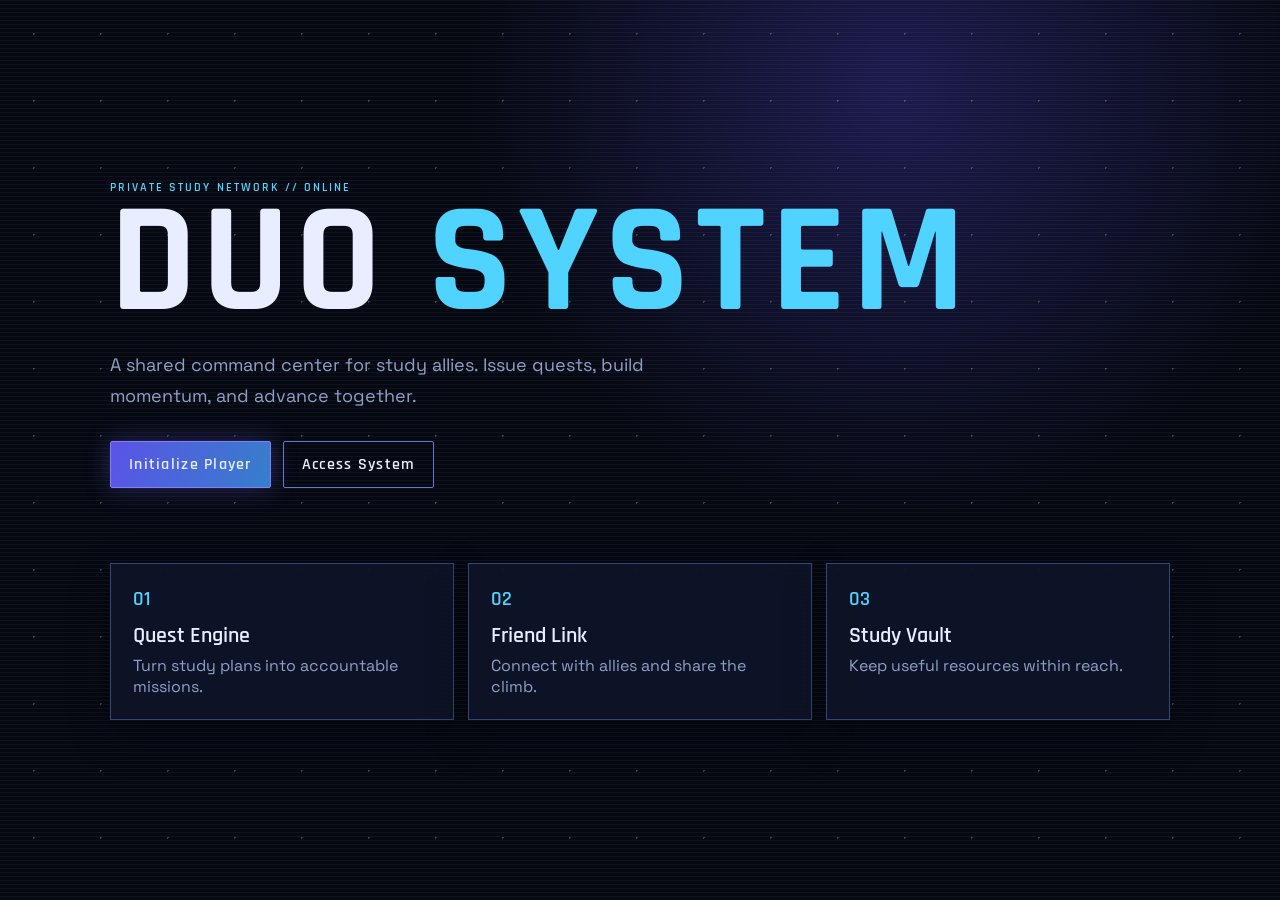
<file: index.html>
<!doctype html><html lang="en"><head><meta charset="utf-8"><meta name="viewport" content="width=device-width,initial-scale=1"><title>DUO SYSTEM</title><link rel="stylesheet" href="css/system.css"></head><body class="landing"><div class="stars"></div><main class="hero"><p class="eyebrow">PRIVATE STUDY NETWORK // ONLINE</p><h1>DUO <em>SYSTEM</em></h1><p class="lede">A shared command center for study allies. Issue quests, build momentum, and advance together.</p><div class="actions"><a class="button primary" href="signup.html">Initialize Player</a><a class="button" href="login.html">Access System</a></div><div class="feature-grid"><article><span>01</span><h2>Quest Engine</h2><p>Turn study plans into accountable missions.</p></article><article><span>02</span><h2>Friend Link</h2><p>Connect with allies and share the climb.</p></article><article><span>03</span><h2>Study Vault</h2><p>Keep useful resources within reach.</p></article></div></main><script type="module" src="js/landing.js"></script></body></html>
</file>
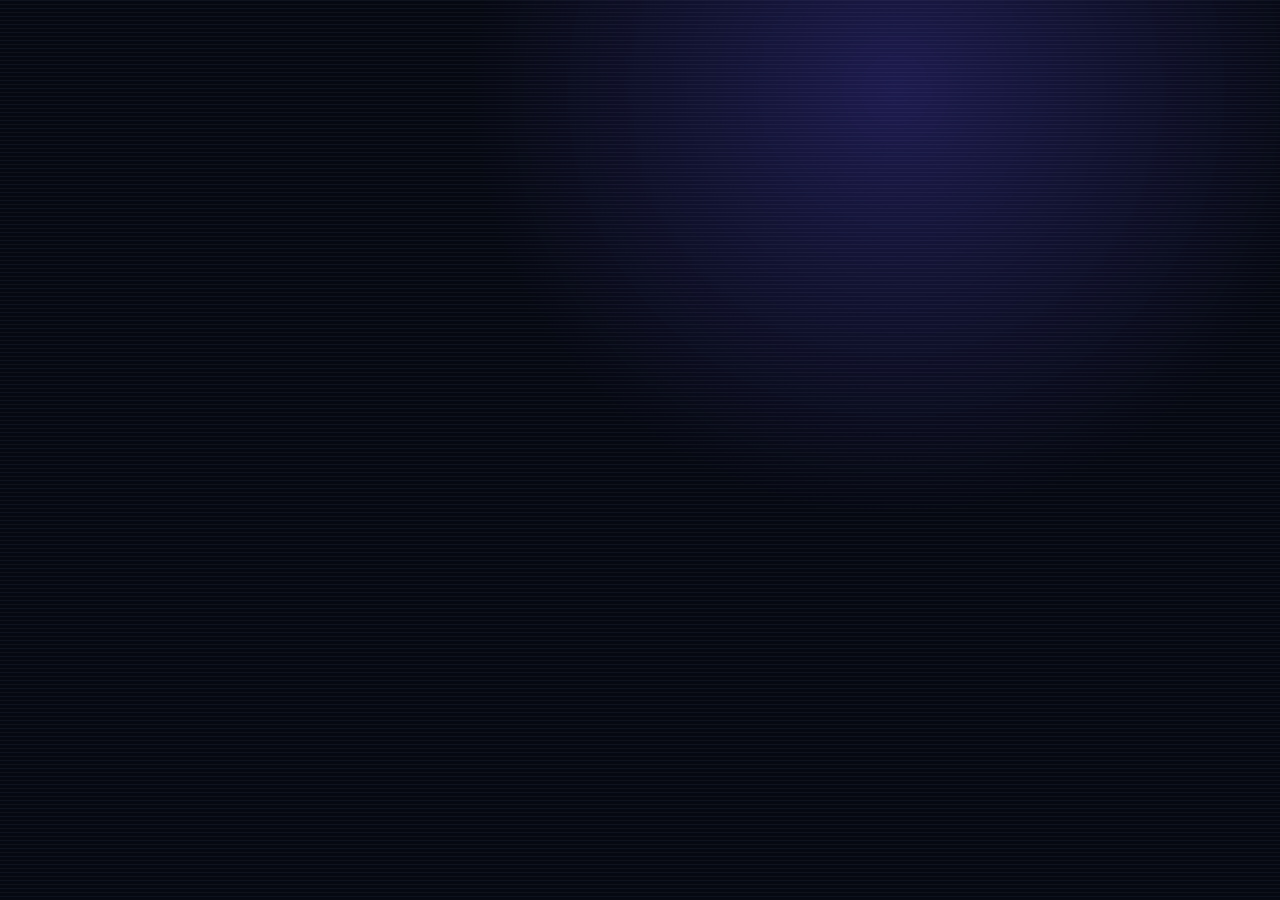
<file: achievements.html>
<!doctype html><html lang="en"><head><meta charset="utf-8"><meta name="viewport" content="width=device-width,initial-scale=1"><title>Achievements</title><link rel="stylesheet" href="css/system.css"></head><body><div id="app"></div><script type="module" src="js/achievements.js"></script></body></html>
</file>
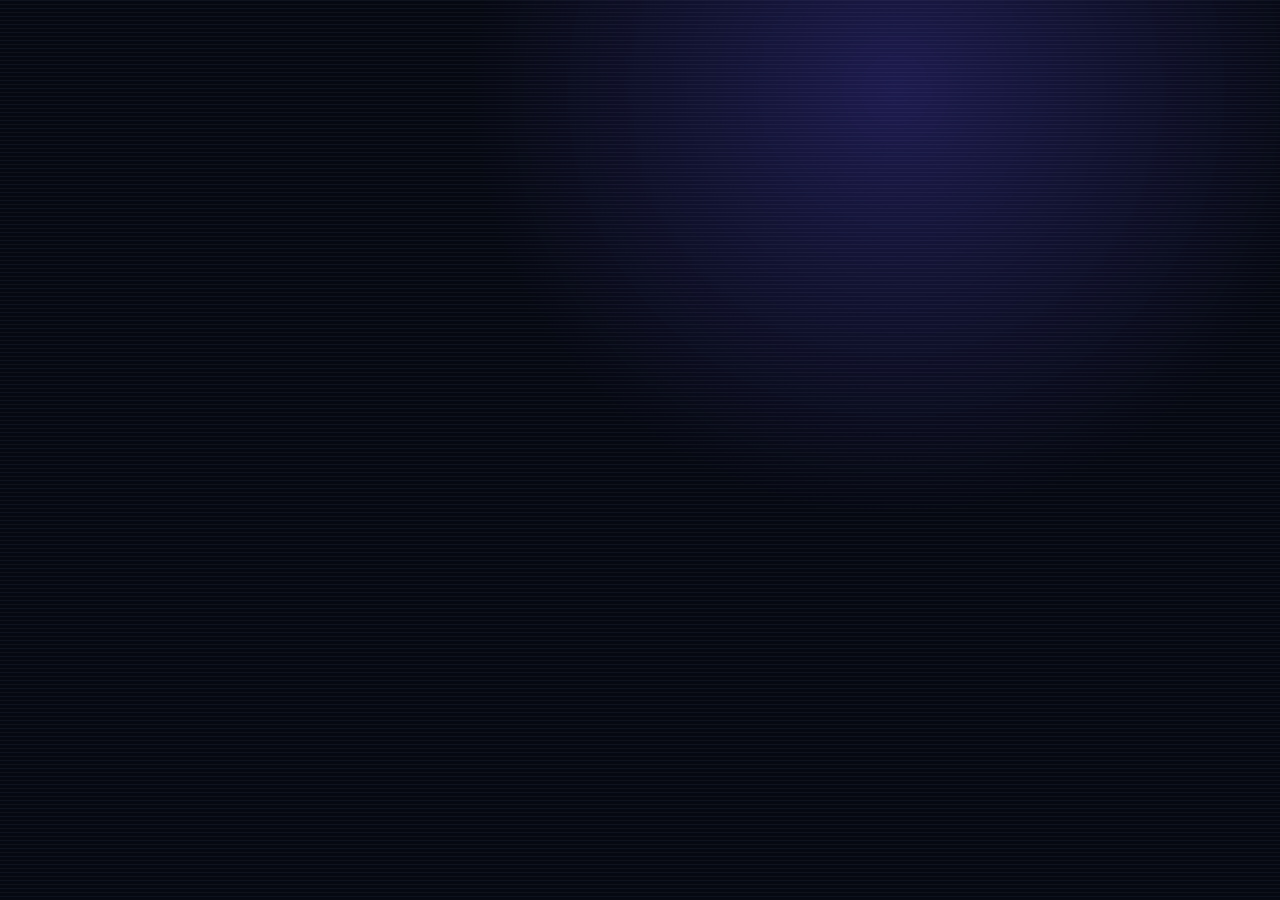
<file: admin.html>
<!doctype html><html lang="en"><head><meta charset="utf-8"><meta name="viewport" content="width=device-width,initial-scale=1"><title>System Administration</title><link rel="stylesheet" href="css/system.css"></head><body><div id="app"></div><script type="module" src="js/admin.js"></script></body></html>
</file>
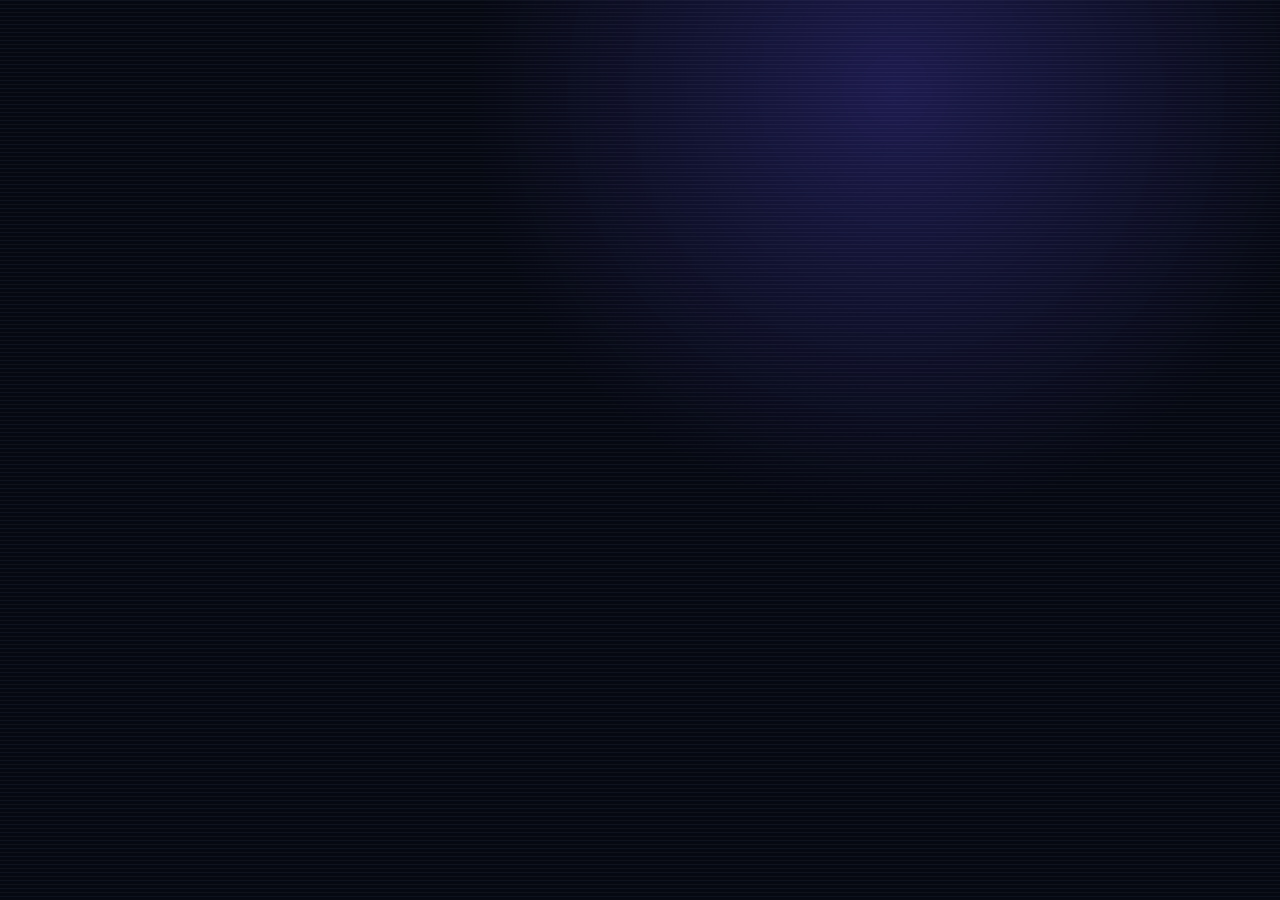
<file: dashboard.html>
<!doctype html><html lang="en"><head><meta charset="utf-8"><meta name="viewport" content="width=device-width,initial-scale=1"><title>DUO SYSTEM</title><link rel="stylesheet" href="css/system.css"></head><body><div id="app"></div><script type="module" src="js/dashboard.js"></script></body></html>
</file>
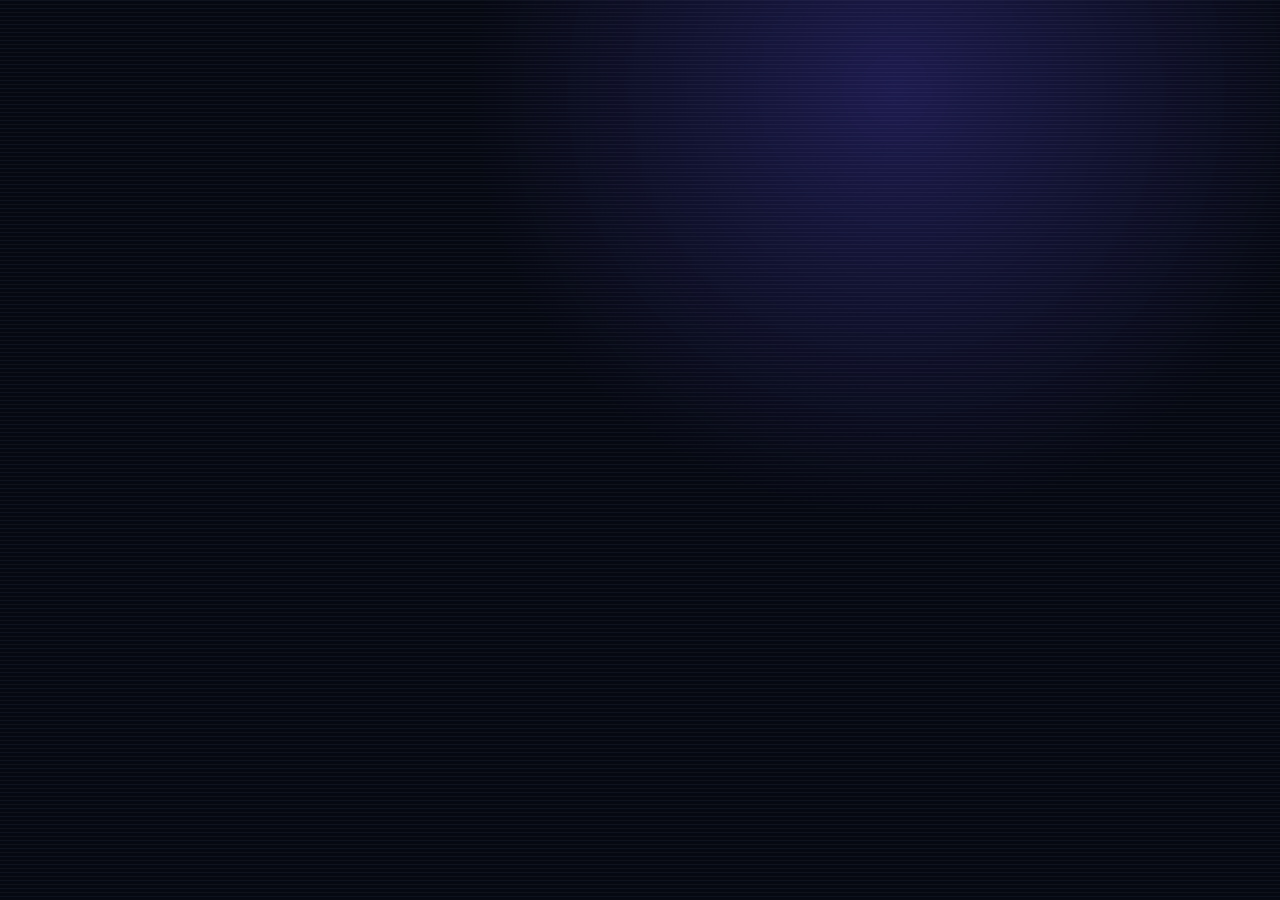
<file: friends.html>
<!doctype html><html lang="en"><head><meta charset="utf-8"><meta name="viewport" content="width=device-width,initial-scale=1"><title>Friends</title><link rel="stylesheet" href="css/system.css"></head><body><div id="app"></div><script type="module" src="js/friends.js"></script></body></html>
</file>
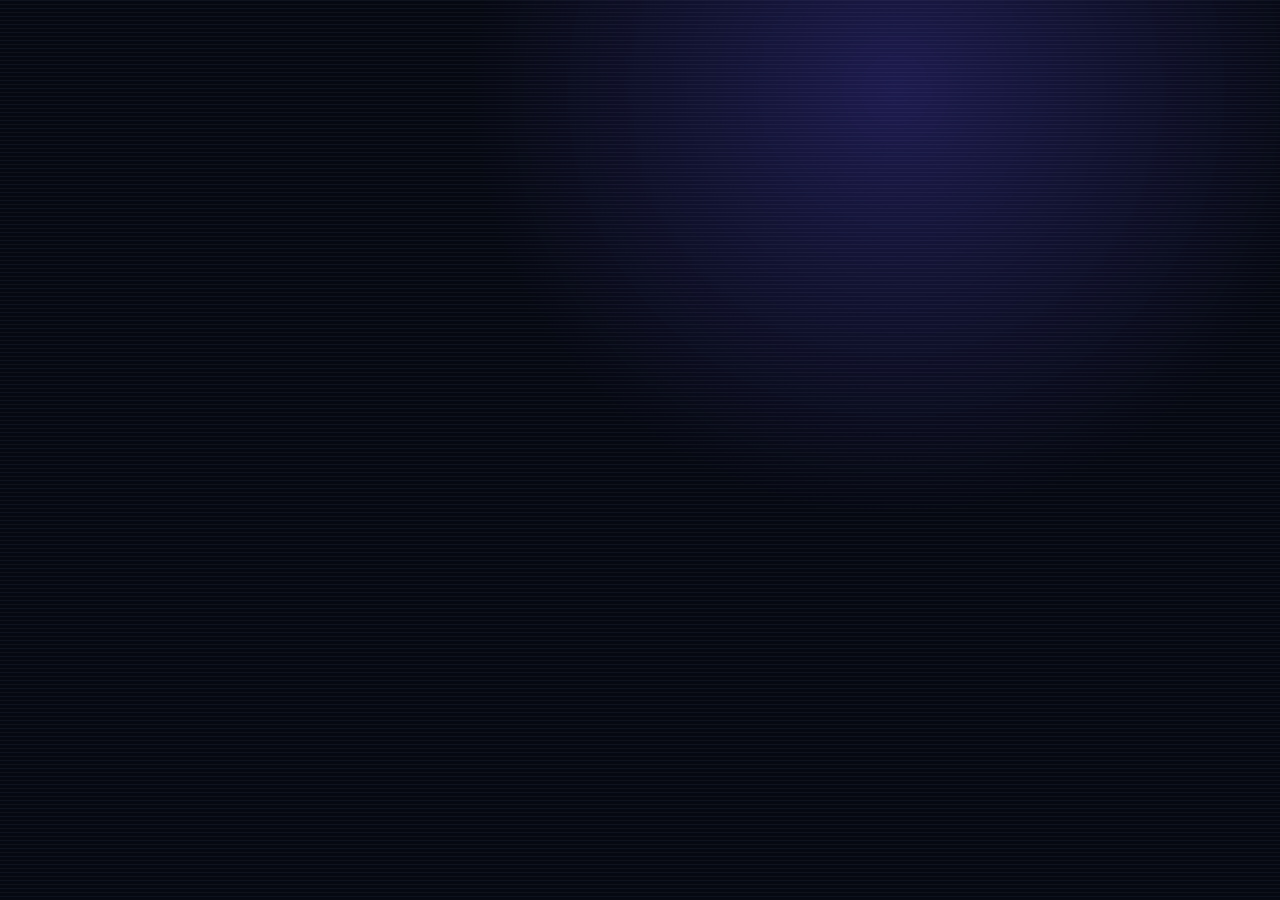
<file: leaderboard.html>
<!doctype html><html lang="en"><head><meta charset="utf-8"><meta name="viewport" content="width=device-width,initial-scale=1"><title>Leaderboard</title><link rel="stylesheet" href="css/system.css"></head><body><div id="app"></div><script type="module" src="js/leaderboard.js"></script></body></html>
</file>
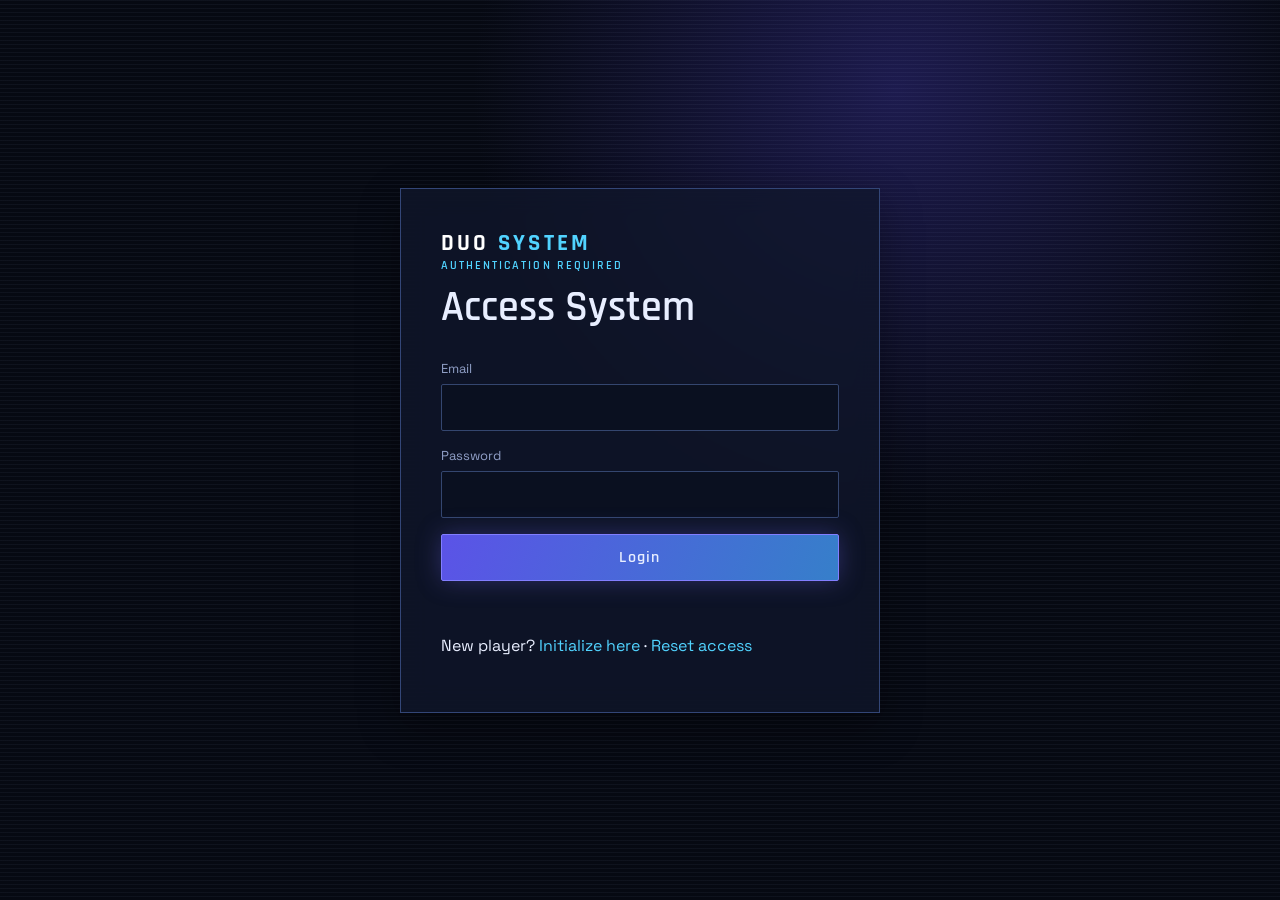
<file: login.html>
<!doctype html><html lang="en"><head><meta charset="utf-8"><meta name="viewport" content="width=device-width,initial-scale=1"><title>Access System</title><link rel="stylesheet" href="css/system.css"></head><body class="auth-page"><main class="auth-card"><a class="brand" href="index.html">DUO <em>SYSTEM</em></a><p class="eyebrow">AUTHENTICATION REQUIRED</p><h1>Access System</h1><form id="login-form"><label>Email<input required type="email" name="email" autocomplete="email"></label><label>Password<input required type="password" name="password" autocomplete="current-password"></label><button class="button primary" type="submit">Login</button></form><p id="form-message" class="message"></p><p>New player? <a href="signup.html">Initialize here</a> · <a href="reset.html">Reset access</a></p></main><script type="module" src="js/auth.js"></script></body></html>
</file>
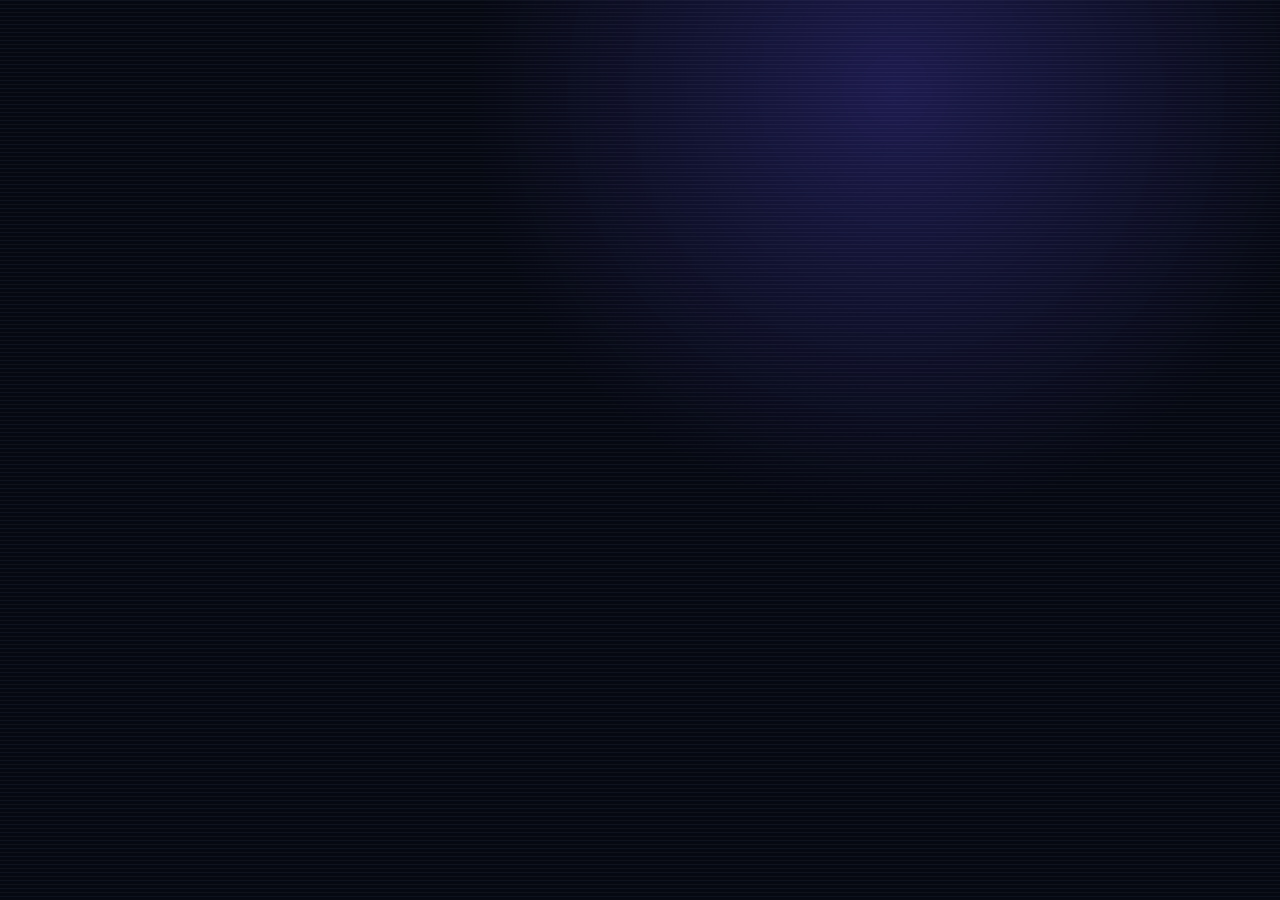
<file: materials.html>
<!doctype html><html lang="en"><head><meta charset="utf-8"><meta name="viewport" content="width=device-width,initial-scale=1"><title>Study Vault</title><link rel="stylesheet" href="css/system.css"></head><body><div id="app"></div><script type="module" src="js/materials.js"></script></body></html>
</file>
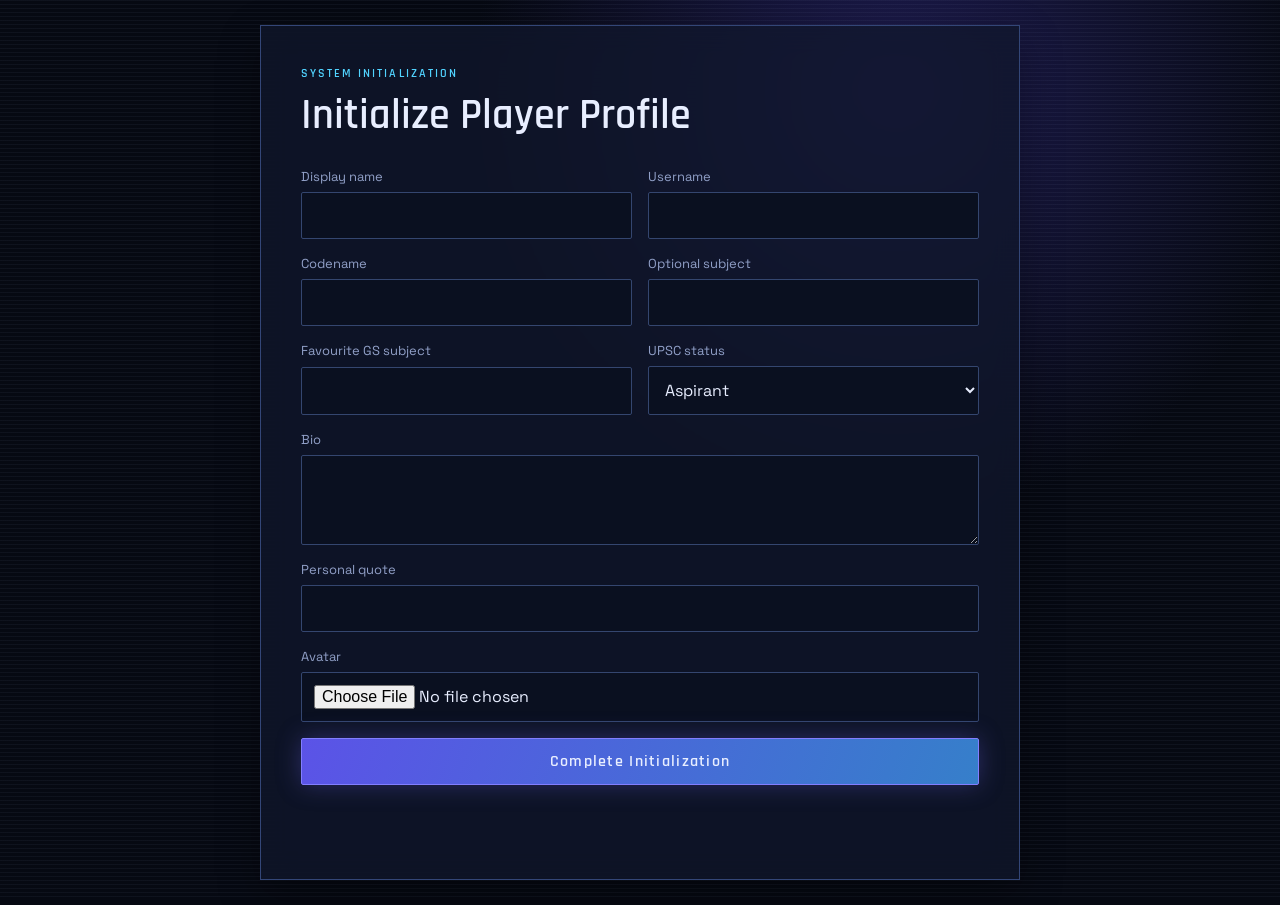
<file: profile-setup.html>
<!doctype html><html lang="en"><head><meta charset="utf-8"><meta name="viewport" content="width=device-width,initial-scale=1"><title>Initialize Profile</title><link rel="stylesheet" href="css/system.css"></head><body class="auth-page"><main class="auth-card wide"><p class="eyebrow">SYSTEM INITIALIZATION</p><h1>Initialize Player Profile</h1><form id="profile-form" class="two-col"><label>Display name<input required name="display_name" maxlength="60"></label><label>Username<input required name="username" pattern="[a-zA-Z0-9_]{3,30}" title="3-30 letters, numbers, underscores"></label><label>Codename<input name="codename" maxlength="60"></label><label>Optional subject<input name="optional_subject" maxlength="100"></label><label>Favourite GS subject<input name="favourite_gs_subject" maxlength="100"></label><label>UPSC status<select name="aspirant_status"><option value="aspirant">Aspirant</option><option value="exploring">Exploring</option><option value="other">Other</option></select></label><label class="full">Bio<textarea name="bio" maxlength="500"></textarea></label><label class="full">Personal quote<input name="quote" maxlength="180"></label><label class="full">Avatar <input type="file" name="avatar" accept="image/png,image/jpeg,image/webp"></label><button class="button primary full">Complete Initialization</button></form><p id="form-message" class="message"></p></main><script type="module" src="js/profile.js"></script></body></html>
</file>
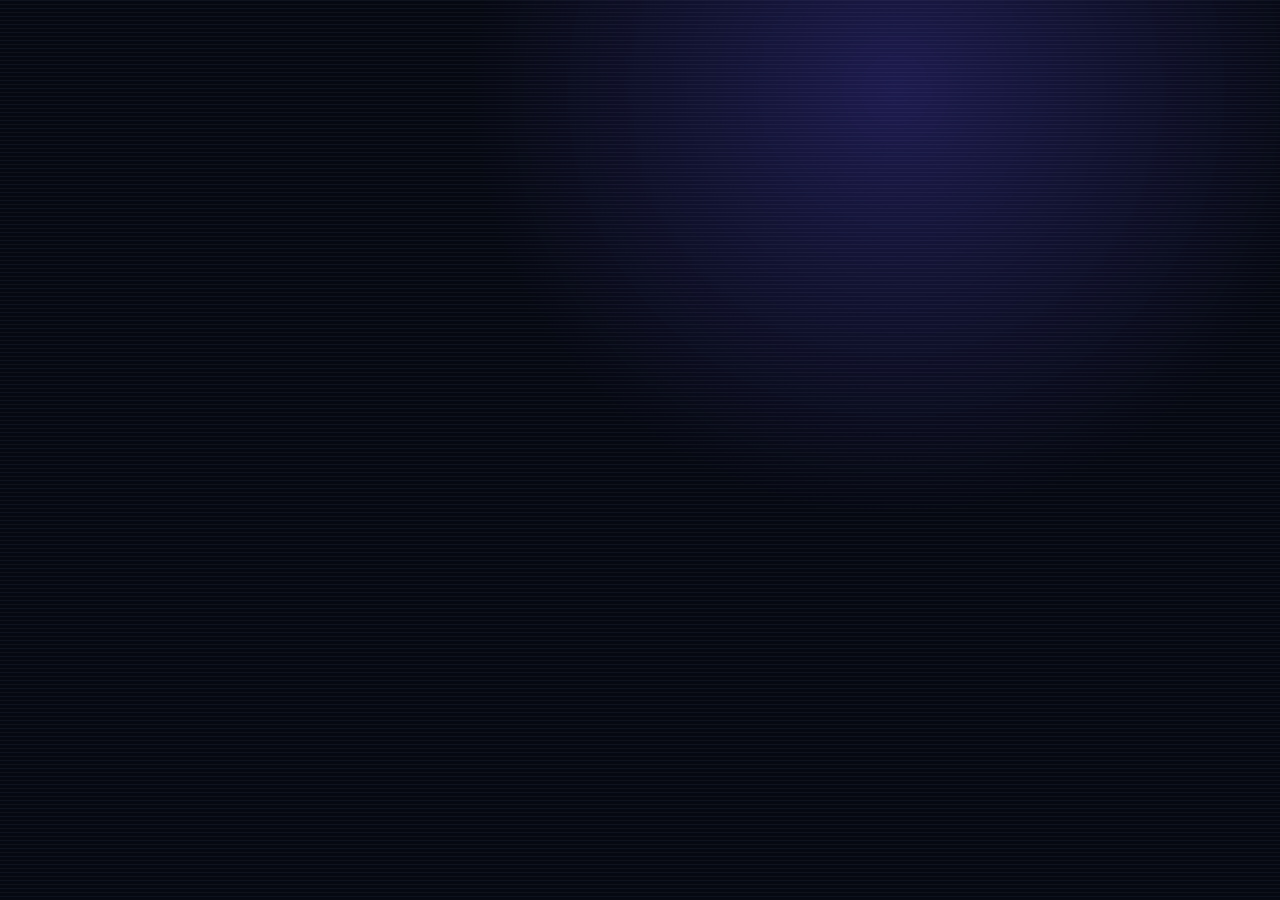
<file: profile.html>
<!doctype html><html lang="en"><head><meta charset="utf-8"><meta name="viewport" content="width=device-width,initial-scale=1"><title>Player Profile</title><link rel="stylesheet" href="css/system.css"></head><body><div id="app"></div><script type="module" src="js/player-profile.js"></script></body></html>
</file>
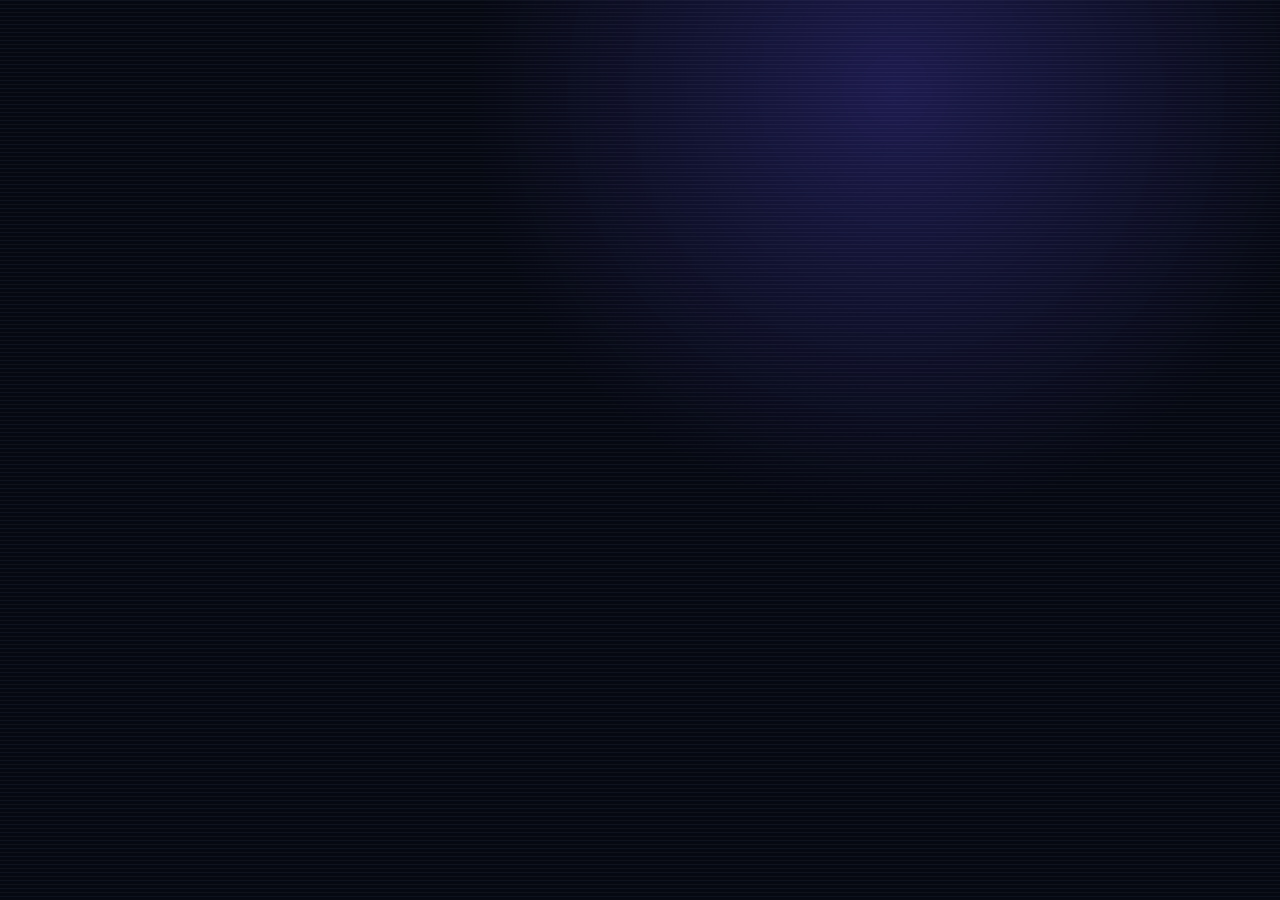
<file: quests.html>
<!doctype html><html lang="en"><head><meta charset="utf-8"><meta name="viewport" content="width=device-width,initial-scale=1"><title>Quests</title><link rel="stylesheet" href="css/system.css"></head><body><div id="app"></div><script type="module" src="js/quests.js"></script></body></html>
</file>
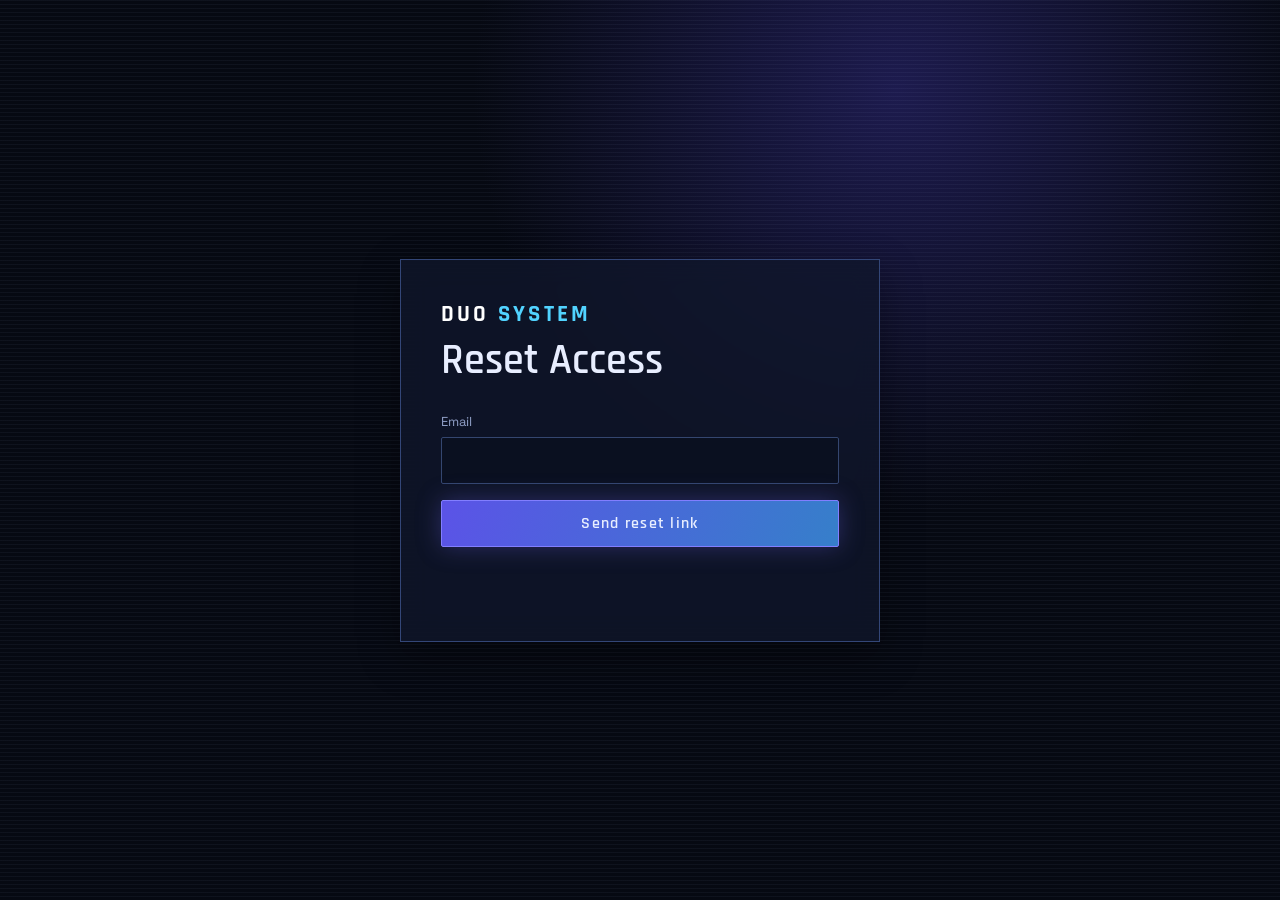
<file: reset.html>
<!doctype html><html lang="en"><head><meta charset="utf-8"><meta name="viewport" content="width=device-width,initial-scale=1"><title>Reset Access</title><link rel="stylesheet" href="css/system.css"></head><body class="auth-page"><main class="auth-card"><a class="brand" href="index.html">DUO <em>SYSTEM</em></a><h1>Reset Access</h1><form id="reset-form"><label>Email<input required type="email" name="email"></label><button class="button primary">Send reset link</button></form><p id="form-message" class="message"></p></main><script type="module" src="js/auth.js"></script></body></html>
</file>
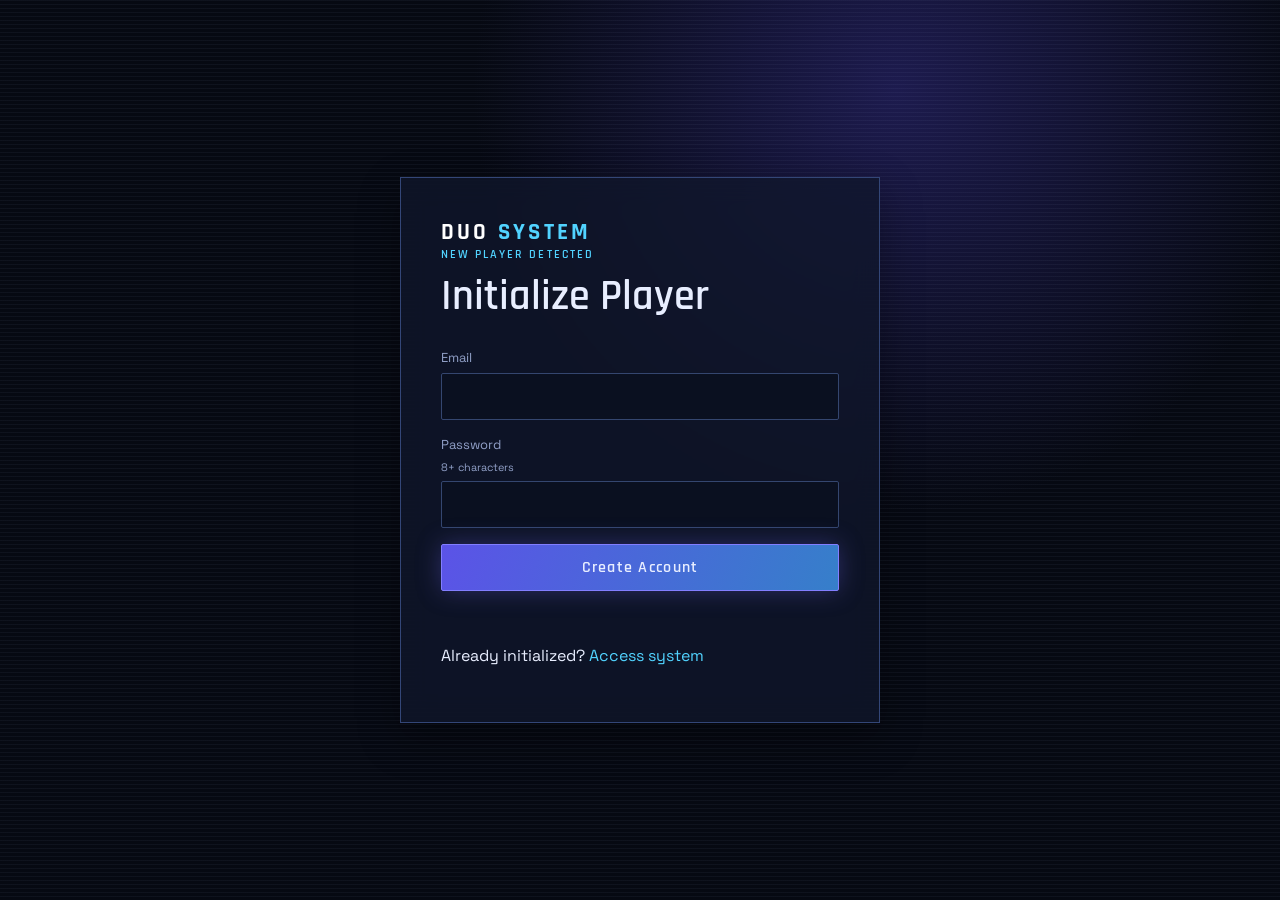
<file: signup.html>
<!doctype html><html lang="en"><head><meta charset="utf-8"><meta name="viewport" content="width=device-width,initial-scale=1"><title>Initialize Player</title><link rel="stylesheet" href="css/system.css"></head><body class="auth-page"><main class="auth-card"><a class="brand" href="index.html">DUO <em>SYSTEM</em></a><p class="eyebrow">NEW PLAYER DETECTED</p><h1>Initialize Player</h1><form id="signup-form"><label>Email<input required type="email" name="email" autocomplete="email"></label><label>Password <small>8+ characters</small><input required minlength="8" type="password" name="password" autocomplete="new-password"></label><button class="button primary" type="submit">Create Account</button></form><p id="form-message" class="message"></p><p>Already initialized? <a href="login.html">Access system</a></p></main><script type="module" src="js/auth.js"></script></body></html>
</file>
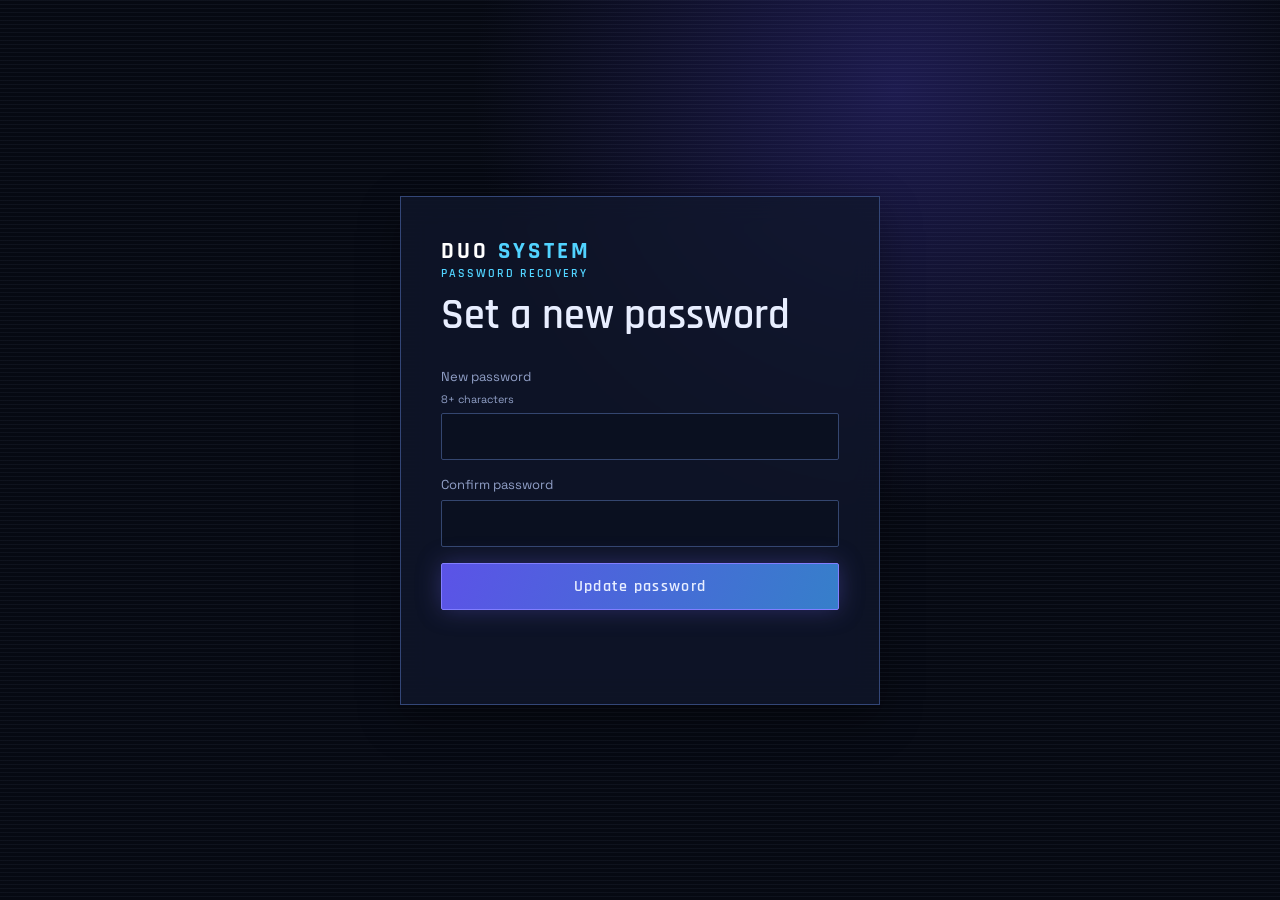
<file: update-password.html>
<!doctype html><html lang="en"><head><meta charset="utf-8"><meta name="viewport" content="width=device-width,initial-scale=1"><meta name="referrer" content="strict-origin-when-cross-origin"><title>Set New Password</title><link rel="stylesheet" href="css/system.css"></head><body class="auth-page"><main class="auth-card"><a class="brand" href="index.html">DUO <em>SYSTEM</em></a><p class="eyebrow">PASSWORD RECOVERY</p><h1>Set a new password</h1><form id="update-password-form"><label>New password <small>8+ characters</small><input required minlength="8" type="password" name="password" autocomplete="new-password"></label><label>Confirm password<input required minlength="8" type="password" name="confirm_password" autocomplete="new-password"></label><button class="button primary" type="submit">Update password</button></form><p id="form-message" class="message"></p></main><script type="module" src="js/auth.js"></script></body></html>
</file>
<file: css/system.css>
@import url('https://fonts.googleapis.com/css2?family=Rajdhani:wght@500;600;700&family=Space+Grotesk:wght@400;500;700&display=swap');
:root{--bg:#060912;--panel:rgba(16,23,44,.76);--line:#334677;--ink:#e8eeff;--muted:#91a0c8;--glow:#6f68ff;--cyan:#51d3ff;--bad:#ff6684}*{box-sizing:border-box}body{margin:0;min-height:100vh;background:radial-gradient(circle at 70% 10%,#1d1b4e 0,transparent 35%),var(--bg);color:var(--ink);font:16px 'Space Grotesk',sans-serif}body:before{content:'';position:fixed;inset:0;pointer-events:none;opacity:.1;background:repeating-linear-gradient(0deg,transparent 0 3px,#bcd2ff 4px)}a{color:var(--cyan);text-decoration:none}.brand{font:700 23px Rajdhani,sans-serif;letter-spacing:.14em;color:#fff}.brand em,h1 em{color:var(--cyan);font-style:normal}.eyebrow{font:600 12px Rajdhani,sans-serif;letter-spacing:.17em;color:var(--cyan);margin:0 0 8px}.button,button{border:1px solid #6279cd;background:transparent;color:var(--ink);padding:12px 18px;font:600 16px Rajdhani,sans-serif;letter-spacing:.08em;cursor:pointer;border-radius:2px}.button.primary,button.primary{background:linear-gradient(110deg,#5b53e7,#367fca);border-color:#827eff;box-shadow:0 0 24px #5a52c666}.button:hover,button:hover{filter:brightness(1.2);transform:translateY(-1px)}.landing{display:grid;place-items:center;overflow:hidden}.stars{position:fixed;inset:0;background-image:radial-gradient(#fff 1px,transparent 1px);background-size:67px 67px;opacity:.22}.hero{position:relative;width:min(1060px,92vw);padding:13vh 0}.hero h1{font:700 clamp(64px,13vw,156px) Rajdhani,sans-serif;line-height:.78;letter-spacing:.04em;margin:8px 0 26px}.lede{max-width:560px;line-height:1.7;color:var(--muted);font-size:18px}.actions{display:flex;gap:12px;margin:30px 0 75px}.feature-grid{display:grid;grid-template-columns:repeat(3,1fr);gap:14px}.feature-grid article,.panel,.auth-card{border:1px solid var(--line);background:var(--panel);backdrop-filter:blur(14px);box-shadow:0 15px 40px #0005}.feature-grid article{padding:22px}.feature-grid span{color:var(--cyan);font:600 20px Rajdhani}.feature-grid h2{margin:10px 0 5px;font:600 22px Rajdhani}.feature-grid p,.empty p{color:var(--muted);margin:0}.auth-page{display:grid;place-items:center;padding:25px}.auth-card{width:min(480px,100%);padding:40px}.auth-card.wide{width:min(760px,100%)}.auth-card h1{font:600 42px Rajdhani;margin:5px 0 25px}form{display:grid;gap:16px}label{display:grid;gap:7px;color:var(--muted);font-size:13px}input,textarea,select{width:100%;color:var(--ink);background:#0a1020;border:1px solid #34466f;padding:12px;font:16px 'Space Grotesk';border-radius:2px}textarea{min-height:90px}.two-col{grid-template-columns:1fr 1fr}.full{grid-column:1/-1}.message{min-height:22px;color:var(--cyan)}.bad{color:var(--bad)}aside{position:fixed;width:240px;inset:0 auto 0 0;padding:28px 20px;background:#080d1ddd;border-right:1px solid var(--line)}nav{display:grid;gap:4px;margin:42px 0}nav a{color:var(--muted);padding:11px 13px;border-left:2px solid transparent}nav a:hover{border-color:var(--cyan);color:#fff;background:#152044}.link-button{color:var(--muted);border:0;padding:8px;background:none}.page{padding:40px;max-width:1320px;margin-left:240px}.page header{display:flex;align-items:center;justify-content:space-between;margin-bottom:30px}.page h1{font:600 42px Rajdhani;margin:0}.rank{border:1px solid var(--cyan);padding:10px 15px;font:700 17px Rajdhani;color:var(--cyan)}.rank small{display:block;color:var(--ink)}.grid{display:grid;grid-template-columns:repeat(12,1fr);gap:16px}.panel{padding:20px}.panel h2{font:600 22px Rajdhani;letter-spacing:.05em;margin:0 0 16px}.span-4{grid-column:span 4}.span-8{grid-column:span 8}.span-12{grid-column:span 12}.stat{font:700 38px Rajdhani;color:var(--cyan)}.progress{height:8px;background:#131b30;border:1px solid var(--line)}.progress i{display:block;height:100%;background:linear-gradient(90deg,var(--cyan),var(--glow))}.list{display:grid;gap:9px}.item{padding:12px;border:1px solid #27385d;background:#0b1122}.item strong{display:block}.item small{color:var(--muted)}.actions-row{display:flex;gap:8px;flex-wrap:wrap;margin-top:10px}.empty{text-align:center;padding:50px}.badge{display:inline-block;padding:4px 8px;border:1px solid var(--line);color:var(--cyan);font:600 12px Rajdhani;letter-spacing:.1em}#toast{position:fixed;right:20px;bottom:20px;max-width:330px;padding:15px;background:#172657;border:1px solid var(--cyan);transform:translateY(110px);transition:.35s;box-shadow:0 0 24px #3b77c488}#toast.show{transform:none}#toast.bad{border-color:var(--bad);background:#411829}@media(max-width:760px){.feature-grid,.two-col{grid-template-columns:1fr}.hero{padding:10vh 0}.feature-grid{margin-top:40px}aside{position:static;width:auto;display:flex;gap:18px;align-items:center;padding:16px;overflow-x:auto}nav{display:flex;margin:0;gap:2px}.link-button{margin-left:auto;white-space:nowrap}.page{margin:0;padding:22px 15px}.page header{align-items:flex-start}.grid{grid-template-columns:1fr}.span-4,.span-8,.span-12{grid-column:auto}.rank{font-size:14px}}
</file>
